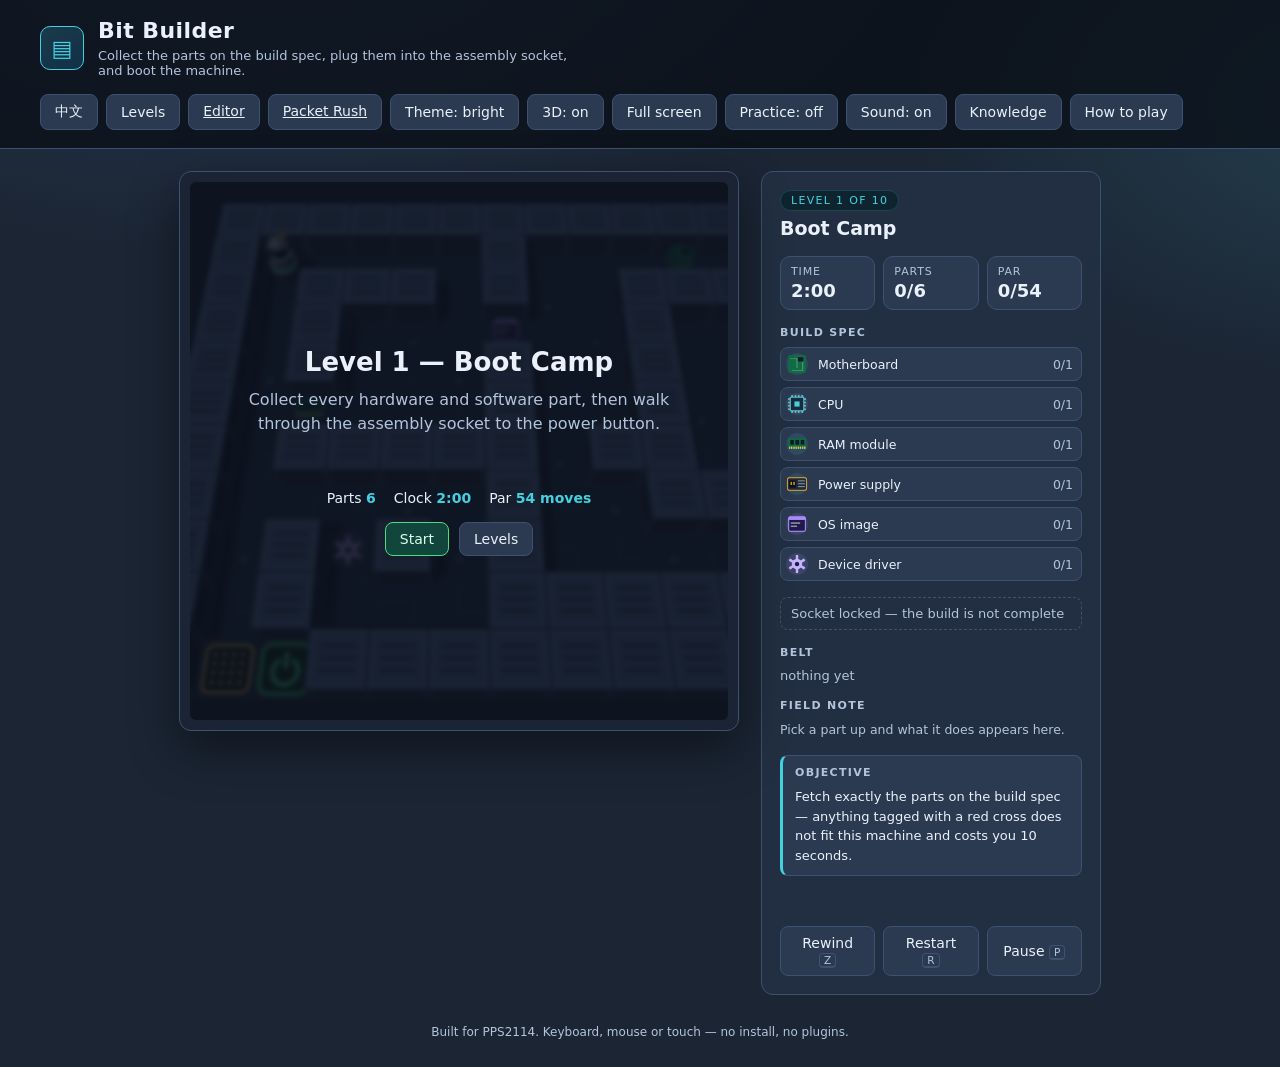
<file: index.html>
<!DOCTYPE html>
<html lang="en">
<head>
<meta charset="UTF-8">
<meta name="viewport" content="width=device-width, initial-scale=1.0">
<title>Bit Builder — collect the parts, build the machine</title>
<link rel="stylesheet" href="css/game.css">
</head>
<body>

<header class="topbar">
  <div class="brand">
    <span class="logo">&#9636;</span>
    <div>
      <h1>Bit Builder</h1>
      <p data-i18n="app.tagline">Collect the parts on the build spec, plug them into the assembly socket, and boot the machine.</p>
    </div>
  </div>
  <div class="topbar-actions">
    <button id="btn-lang" class="btn" title="Language / 语言">中文</button>
    <button id="btn-levels" class="btn" data-i18n="btn.levels">Levels</button>
    <a class="btn" href="editor.html" data-i18n="btn.editor">Editor</a>
    <a class="btn" href="https://sclim999.github.io/Packet-Rush/" target="_blank" rel="noopener" data-i18n="btn.packetRush">Packet Rush</a>
    <button id="btn-theme" class="btn">Theme: bright</button>
    <button id="btn-3d" class="btn" aria-pressed="true">3D: on</button>
    <button id="btn-fullscreen" class="btn" aria-pressed="false">Full screen</button>
    <button id="btn-practice" class="btn" aria-pressed="false">Practice: off</button>
    <button id="btn-sound" class="btn" aria-pressed="true">Sound: on</button>
    <button id="btn-knowledge" class="btn" data-i18n="btn.knowledge">Knowledge</button>
    <button id="btn-help" class="btn" data-i18n="btn.help">How to play</button>
  </div>
</header>

<main class="shell">
  <section class="stage">
    <canvas id="board" width="528" height="528" aria-label="game board"></canvas>
    <canvas id="board3d" aria-hidden="true"></canvas>
    <div id="overlay" class="overlay hidden">
      <div class="overlay-card">
        <h2 id="ov-title">Ready?</h2>
        <pre id="ov-boot" class="boot hidden"></pre>
        <p id="ov-text"></p>
        <p id="ov-stars" class="stars"></p>
        <div id="ov-quiz" class="quiz hidden"></div>
        <div id="ov-stats" class="ov-stats"></div>
        <div class="overlay-buttons">
          <button id="ov-primary" class="btn btn-primary"></button>
          <button id="ov-secondary" class="btn"></button>
        </div>
      </div>
    </div>
  </section>

  <div class="dpad" aria-hidden="false">
    <button class="dpad-btn" data-dir="up">&#9650;</button>
    <div class="dpad-row">
      <button class="dpad-btn" data-dir="left">&#9664;</button>
      <button class="dpad-btn" data-dir="down">&#9660;</button>
      <button class="dpad-btn" data-dir="right">&#9654;</button>
    </div>
  </div>

  <aside class="panel">
    <div class="panel-head">
      <span id="level-no" class="pill">Level 1</span>
      <h2 id="level-name">Boot Camp</h2>
    </div>

    <div class="gauges">
      <div class="gauge">
        <span class="gauge-label" data-i18n="gauge.time">Time</span>
        <strong id="time-left">0:00</strong>
      </div>
      <div class="gauge">
        <span class="gauge-label" data-i18n="gauge.parts">Parts</span>
        <strong id="parts-count">0/0</strong>
      </div>
      <div class="gauge">
        <span class="gauge-label" data-i18n="gauge.par">Par</span>
        <strong id="par-count">&mdash;</strong>
      </div>
    </div>

    <div class="belt">
      <h3 data-i18n="head.spec">Build spec</h3>
      <div id="spec-list" class="spec-list"></div>
    </div>

    <div id="socket-state" class="socket-state"></div>

    <div class="belt">
      <h3 data-i18n="head.belt">Belt</h3>
      <div id="inventory" class="inventory"><span class="empty">nothing yet</span></div>
    </div>

    <div class="belt note-box">
      <h3 data-i18n="head.note">Field note</h3>
      <div id="field-note" class="field-note"></div>
    </div>

    <div id="hint-box" class="hint-box">
      <h3 data-i18n="head.objective">Objective</h3>
      <p id="hint-text"></p>
    </div>

    <p id="toast" class="toast"></p>

    <div class="panel-buttons">
      <button id="btn-rewind" class="btn"><span data-i18n="btn.rewind">Rewind</span> <kbd>Z</kbd></button>
      <button id="btn-restart" class="btn"><span data-i18n="btn.restart">Restart</span> <kbd>R</kbd></button>
      <button id="btn-pause" class="btn"><span data-i18n="btn.pause">Pause</span> <kbd>P</kbd></button>
    </div>
  </aside>
</main>

<dialog id="levels-dialog">
  <h2 data-i18n="levels.title">Levels</h2>
  <p class="muted" data-i18n="levels.sub">Finish a level to unlock the next one.</p>
  <div id="level-list" class="level-list"></div>
  <form method="dialog"><button class="btn" data-i18n="btn.close">Close</button></form>
</dialog>

<dialog id="knowledge-dialog">
  <h2 data-i18n="know.title">Knowledge base</h2>
  <p class="muted" data-i18n="know.sub"></p>
  <div id="knowledge-list" class="know-list"></div>
  <form method="dialog"><button class="btn" data-i18n="btn.close">Close</button></form>
</dialog>

<dialog id="help-dialog">
  <h2 data-i18n="help.title">How to play</h2>
  <p data-i18n-html="help.p1"></p>
  <p data-i18n-html="help.p2"></p>
  <p data-i18n-html="help.p3"></p>
  <div class="legend" id="legend"></div>
  <form method="dialog"><button class="btn" data-i18n="btn.close">Close</button></form>
</dialog>

<footer class="foot" data-i18n="foot.text">
  Built for PPS2114. Keyboard, mouse or touch &mdash; no install, no plugins.
</footer>

<script src="js/i18n.js"></script>
<script src="js/knowledge.js"></script>
<script src="js/levels.js"></script>
<script src="js/codec.js"></script>
<script src="js/engine.js"></script>
<script src="js/sprites.js"></script>
<script src="js/vendor/three.min.js"></script>
<script src="js/view3d.js"></script>
<script src="js/main.js"></script>
</body>
</html>
</file>
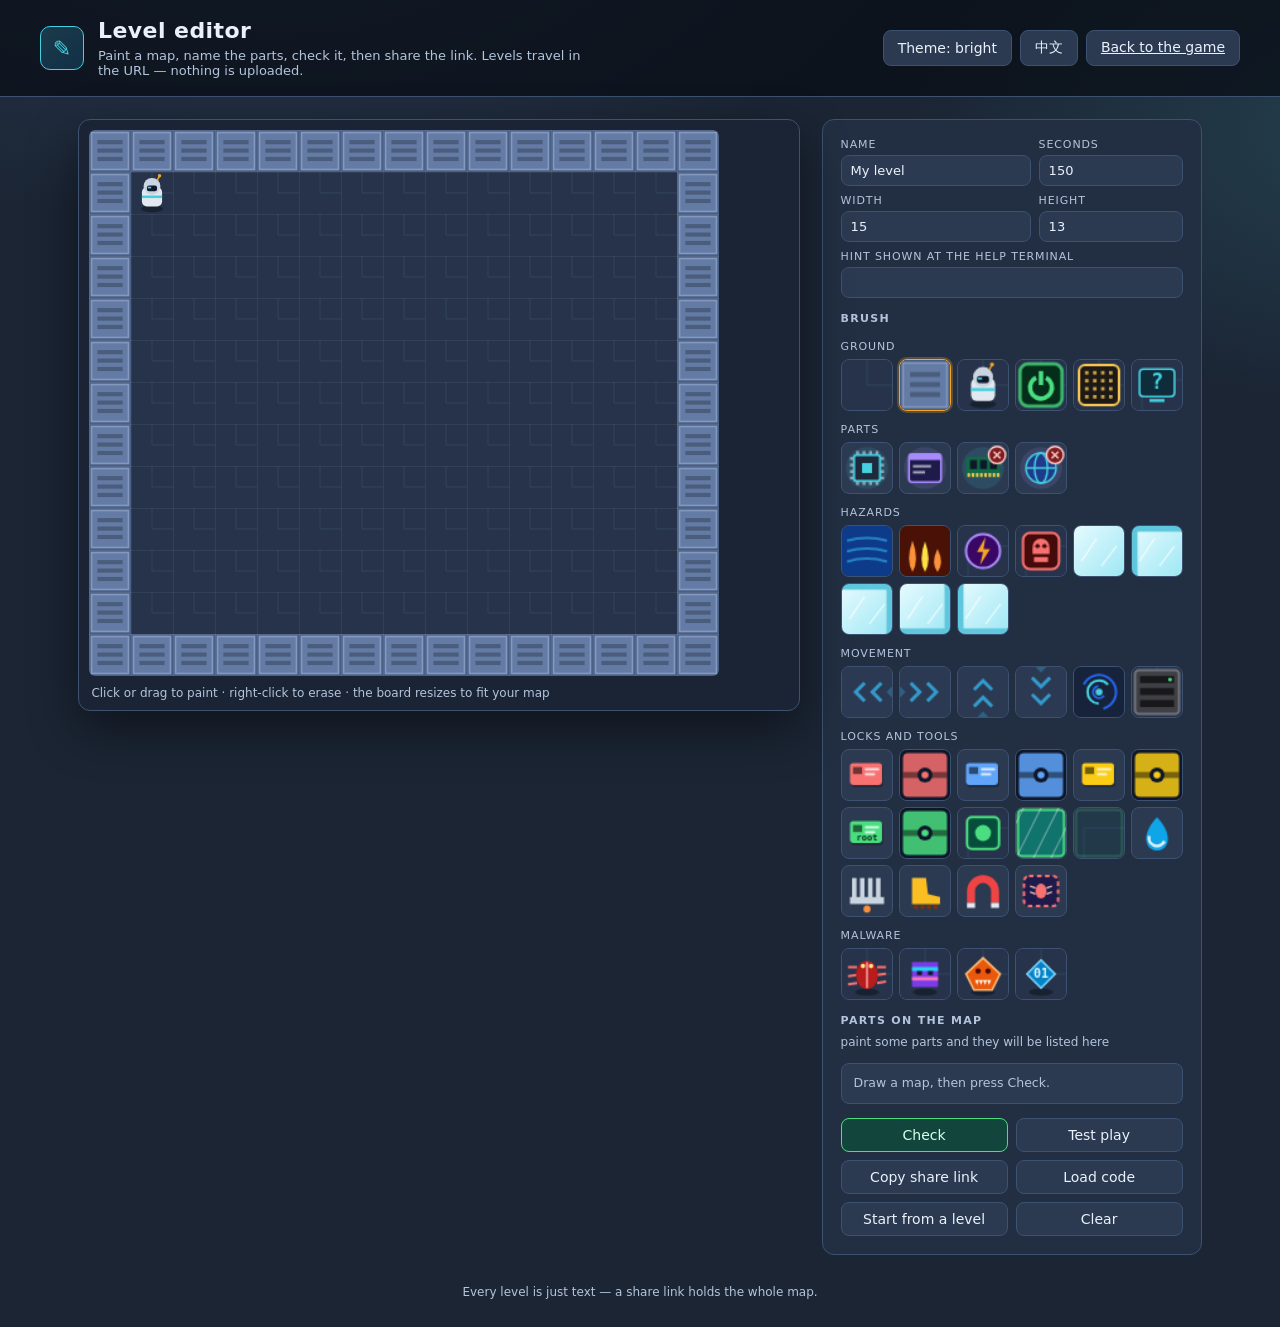
<file: editor.html>
<!DOCTYPE html>
<html lang="en">
<head>
<meta charset="UTF-8">
<meta name="viewport" content="width=device-width, initial-scale=1.0">
<title>Bit Builder — level editor</title>
<link rel="stylesheet" href="css/game.css">
<link rel="stylesheet" href="css/editor.css">
</head>
<body>

<header class="topbar">
  <div class="brand">
    <span class="logo">&#9998;</span>
    <div>
      <h1 data-i18n="ed.title">Level editor</h1>
      <p data-i18n="ed.tagline"></p>
    </div>
  </div>
  <div class="topbar-actions">
    <button id="btn-theme" class="btn">Theme: bright</button>
    <button id="btn-lang" class="btn" title="Language / 语言">中文</button>
    <a class="btn" href="index.html" data-i18n="ed.back">Back to the game</a>
  </div>
</header>

<main class="ed-shell">
  <section class="stage">
    <canvas id="ed-board" width="640" height="640"></canvas>
    <p class="ed-hint" data-i18n="ed.hint"></p>
  </section>

  <aside class="panel ed-panel">
    <div class="ed-fields">
      <label><span data-i18n="ed.name">Name</span> <input id="ed-name" type="text" maxlength="60" value="My level"></label>
      <label><span data-i18n="ed.seconds">Seconds</span> <input id="ed-time" type="number" min="10" max="3600" value="150"></label>
      <label><span data-i18n="ed.width">Width</span> <input id="ed-w" type="number" min="7" max="40" value="15"></label>
      <label><span data-i18n="ed.height">Height</span> <input id="ed-h" type="number" min="7" max="40" value="13"></label>
      <label class="wide"><span data-i18n="ed.hintLine">Hint shown at the help terminal</span>
        <input id="ed-hintline" type="text" maxlength="240" value="">
      </label>
    </div>

    <div class="belt">
      <h3 data-i18n="ed.brush">Brush</h3>
      <div id="ed-palette" class="ed-palette"></div>
    </div>

    <div class="belt">
      <h3 data-i18n="ed.parts">Parts on the map</h3>
      <div id="ed-kinds" class="ed-kinds"></div>
    </div>

    <div id="ed-report" class="ed-report"></div>

    <div class="ed-buttons">
      <button id="ed-check" class="btn btn-primary" data-i18n="ed.check">Check</button>
      <button id="ed-play" class="btn" data-i18n="ed.play">Test play</button>
      <button id="ed-copy" class="btn" data-i18n="ed.copy">Copy share link</button>
      <button id="ed-load" class="btn" data-i18n="ed.load">Load code</button>
      <button id="ed-start" class="btn" data-i18n="ed.start">Start from a level</button>
      <button id="ed-clear" class="btn" data-i18n="ed.clear">Clear</button>
    </div>
  </aside>
</main>

<footer class="foot">Every level is just text — a share link holds the whole map.</footer>

<script src="js/i18n.js"></script>
<script src="js/knowledge.js"></script>
<script src="js/levels.js"></script>
<script src="js/engine.js"></script>
<script src="js/sprites.js"></script>
<script src="js/validate.js"></script>
<script src="js/codec.js"></script>
<script src="js/editor.js"></script>
</body>
</html>
</file>
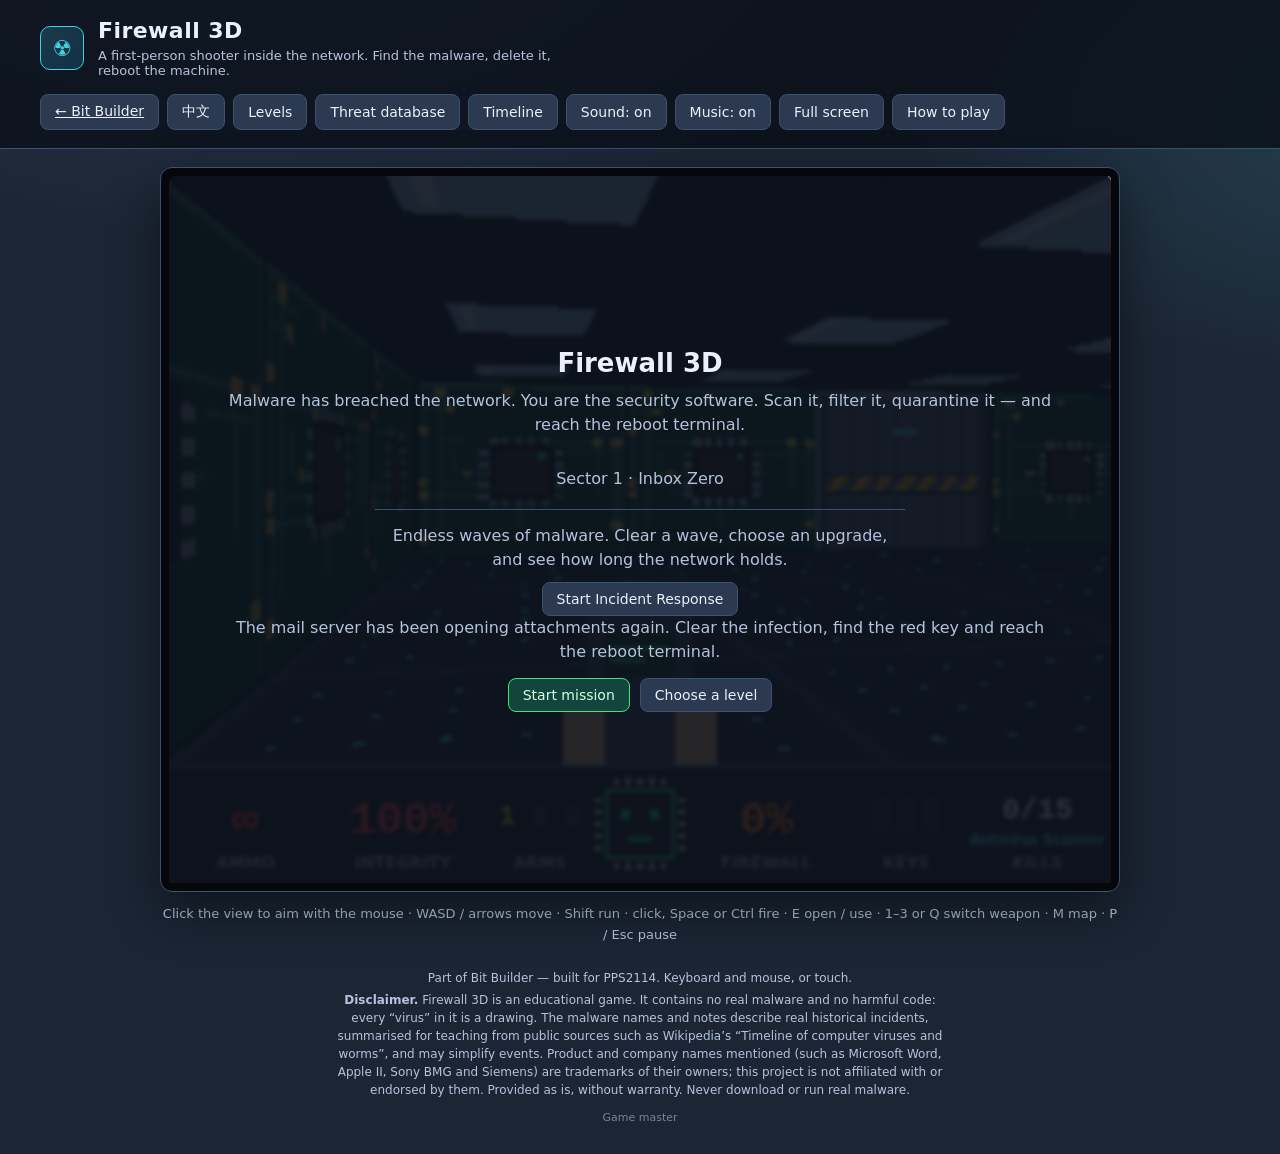
<file: firewall.html>
<!DOCTYPE html>
<html lang="en">
<head>
<meta charset="UTF-8">
<meta name="viewport" content="width=device-width, initial-scale=1.0">
<title>Firewall 3D — hunt the malware</title>
<link rel="stylesheet" href="css/game.css">
<link rel="stylesheet" href="css/firewall.css">
</head>
<body class="fw">

<header class="topbar">
  <div class="brand">
    <span class="logo">&#9762;</span>
    <div>
      <h1>Firewall 3D</h1>
      <p id="fw-tagline"></p>
    </div>
  </div>
  <div class="topbar-actions">
    <a id="fw-back" class="btn" href="index.html"></a>
    <button id="fw-lang" class="btn" title="Language / 语言">中文</button>
    <button id="fw-levels" class="btn"></button>
    <button id="fw-intel" class="btn"></button>
    <button id="fw-timeline-btn" class="btn"></button>
    <button id="fw-sound" class="btn" aria-pressed="true"></button>
    <button id="fw-music" class="btn" aria-pressed="true"></button>
    <button id="fw-full" class="btn"></button>
    <button id="fw-help" class="btn"></button>
  </div>
</header>

<main class="fw-shell">
  <section id="fw-stage" class="fw-stage">
    <canvas id="fw-screen" width="640" height="480" aria-label="Firewall 3D view"></canvas>

    <div id="fw-card" class="fw-card hidden" aria-live="polite">
      <canvas id="fw-card-art" width="64" height="64"></canvas>
      <div>
        <span id="fw-card-kicker" class="fw-kicker"></span>
        <b id="fw-card-name"></b>
        <p id="fw-card-text"></p>
      </div>
    </div>

    <div id="fw-overlay" class="overlay">
      <div class="overlay-card">
        <h2 id="fw-ov-title"></h2>
        <p id="fw-ov-text"></p>
        <div id="fw-ov-stats" class="ov-stats"></div>
        <div id="fw-ov-extra"></div>
        <div class="overlay-buttons">
          <button id="fw-ov-primary" class="btn btn-primary"></button>
          <button id="fw-ov-secondary" class="btn"></button>
        </div>
      </div>
    </div>

    <p id="fw-rotate" class="fw-rotate"></p>
    <div class="fw-touch" aria-hidden="true">
      <div id="fw-stick" class="fw-stick"><span></span></div>
      <div class="fw-touch-buttons">
        <div class="fw-touch-row">
          <button data-act="pause" title="Pause">&#10074;&#10074;</button>
          <button data-act="map" title="Map">&#9638;</button>
          <button data-act="weapon" title="Weapon">&#8635;</button>
        </div>
        <div class="fw-touch-row">
          <button data-act="use" title="Use">E</button>
          <button data-act="fire" class="fire" title="Fire">&#10038;</button>
        </div>
      </div>
    </div>
  </section>

  <p id="fw-keys" class="fw-keys"></p>
</main>

<dialog id="fw-levels-dialog">
  <h2 id="fw-levels-title"></h2>
  <div id="fw-level-list" class="level-list"></div>
  <form method="dialog"><button class="btn fw-close"></button></form>
</dialog>

<dialog id="fw-intel-dialog">
  <h2 id="fw-intel-title"></h2>
  <p id="fw-intel-sub" class="muted"></p>
  <div id="fw-intel-list" class="legend fw-intel-list"></div>
  <h2 id="fw-timeline-title" class="fw-timeline-title"></h2>
  <p class="muted"><span id="fw-timeline-sub"></span> <b id="fw-timeline-count" class="fw-count"></b></p>
  <ol id="fw-timeline" class="fw-timeline"></ol>
  <p class="fw-source"><a id="fw-source" href="https://en.wikipedia.org/wiki/Timeline_of_computer_viruses_and_worms" target="_blank" rel="noopener"></a></p>
  <form method="dialog"><button class="btn fw-close"></button></form>
</dialog>

<dialog id="fw-help-dialog">
  <h2 id="fw-help-title"></h2>
  <div id="fw-help-body"></div>
  <form method="dialog"><button class="btn fw-close"></button></form>
</dialog>

<dialog id="fw-gm-dialog">
  <form id="fw-gm-form" class="fw-gm-form">
    <h2 id="fw-gm-title"></h2>
    <p id="fw-gm-text" class="muted"></p>
    <input id="fw-gm-pass" type="password" autocomplete="off">
    <p id="fw-gm-error" class="fw-gm-error" role="alert"></p>
    <div class="overlay-buttons">
      <button id="fw-gm-ok" class="btn btn-primary" type="submit"></button>
      <button id="fw-gm-cancel" class="btn" type="button"></button>
    </div>
  </form>
</dialog>

<footer class="foot">
  <p id="fw-foot"></p>
  <p id="fw-disclaimer" class="fw-disclaimer"></p>
  <p><button id="fw-gm" class="fw-gm-link" type="button"></button></p>
</footer>

<script src="js/firewall-levels.js"></script>
<script src="js/firewall-history.js"></script>
<script src="js/firewall-phishing.js"></script>
<script src="js/firewall.js"></script>
</body>
</html>
</file>
<file: css/game.css>
:root {
  /* bright is the default; body.theme-dark below restores the original night look */
  --bg: #1b2534;
  --panel: #222f42;
  --panel-2: #2b3a51;
  --line: #3d5171;
  --text: #eaf1fb;
  --muted: #b3c4dc;
  --cyan: #45d0e0;
  --green: #4ade80;
  --amber: #f5a524;
  --red: #f87171;
  --radius: 12px;
}

* { box-sizing: border-box; }

body {
  margin: 0;
  background:
    radial-gradient(1100px 600px at 20% -10%, #2b3c55 0%, transparent 60%),
    radial-gradient(900px 500px at 110% 10%, #24404f 0%, transparent 55%),
    var(--bg);
  color: var(--text);
  font-family: ui-sans-serif, system-ui, "Segoe UI", Roboto, sans-serif;
  min-height: 100vh;
}

h1, h2, h3 { margin: 0; line-height: 1.2; }
kbd {
  font: inherit;
  font-size: 0.75em;
  border: 1px solid var(--line);
  border-bottom-width: 2px;
  border-radius: 4px;
  padding: 0 4px;
  color: var(--muted);
}

/* ------------------------------------------------------------------ chrome */
body.theme-dark {
  --bg: #070b12;
  --panel: #101823;
  --panel-2: #16202e;
  --line: #24334a;
  --text: #dbe6f3;
  --muted: #8ea3bd;
  background:
    radial-gradient(1100px 600px at 20% -10%, #142033 0%, transparent 60%),
    radial-gradient(900px 500px at 110% 10%, #10202b 0%, transparent 55%),
    var(--bg);
}
body.theme-dark .stage { background: #0a0f18; }
body.theme-dark #board { background: #05080d; }

.topbar {
  display: flex;
  flex-wrap: wrap;
  gap: 16px;
  align-items: center;
  justify-content: space-between;
  padding: 18px clamp(16px, 4vw, 40px);
  border-bottom: 1px solid var(--line);
  background: rgba(9, 14, 22, 0.75);
}
.brand { display: flex; gap: 14px; align-items: center; }
.logo {
  display: grid;
  place-items: center;
  width: 44px; height: 44px;
  border-radius: 10px;
  background: linear-gradient(140deg, #1b3a4a, #123047);
  border: 1px solid var(--cyan);
  color: var(--cyan);
  font-size: 22px;
}
.topbar h1 { font-size: 22px; letter-spacing: 0.02em; }
.topbar p { margin: 4px 0 0; color: var(--muted); font-size: 13px; max-width: 60ch; }
.topbar-actions { display: flex; gap: 8px; flex-wrap: wrap; }

.btn {
  font: inherit;
  font-size: 14px;
  color: var(--text);
  background: var(--panel-2);
  border: 1px solid var(--line);
  border-radius: 8px;
  padding: 8px 14px;
  cursor: pointer;
  transition: border-color .15s, background .15s, transform .05s;
}
.btn:hover { border-color: var(--cyan); background: #1b2838; }
.btn:active { transform: translateY(1px); }
.btn-primary { background: #12463c; border-color: var(--green); color: #d9ffe9; }
.btn-primary:hover { background: #15594b; border-color: var(--green); }

/* ------------------------------------------------------------------- stage */
.shell {
  display: grid;
  grid-template-columns: minmax(320px, 560px) minmax(260px, 340px);
  gap: 22px;
  justify-content: center;
  align-items: start;
  padding: 22px clamp(12px, 3vw, 40px);
}
.stage {
  position: relative;
  background: #1a2434;
  border: 1px solid var(--line);
  border-radius: var(--radius);
  padding: 10px;
  box-shadow: 0 18px 50px rgba(0, 0, 0, .45);
}
#board {
  display: block;
  width: 100%;
  height: auto;
  aspect-ratio: 1 / 1;
  image-rendering: auto;
  border-radius: 6px;
  background: #1a2434;
  touch-action: none;
}
#board3d {
  display: none;
  position: absolute;
  border-radius: 6px;
  pointer-events: none;           /* swipes go through to #board underneath */
}
body.view-3d #board3d { display: block; }

.overlay {
  position: absolute;
  inset: 10px;
  display: grid;
  place-items: center;
  overflow-y: auto;
  background: rgba(12, 18, 28, .86);
  border-radius: 6px;
  backdrop-filter: blur(2px);
}
.overlay.hidden { display: none; }
.overlay-card {
  text-align: center;
  padding: 20px;
  max-width: 92%;
  max-height: 100%;
  overflow-y: auto;
}
.overlay-card h2 { font-size: 26px; margin-bottom: 10px; }
.overlay-card p { color: var(--muted); margin: 0 0 14px; line-height: 1.5; }
.ov-stats {
  display: flex;
  gap: 18px;
  justify-content: center;
  margin-bottom: 16px;
  color: var(--text);
  font-size: 14px;
  flex-wrap: wrap;
}
.ov-stats b { color: var(--cyan); }
.overlay-buttons { display: flex; gap: 10px; justify-content: center; flex-wrap: wrap; }

/* ------------------------------------------------------------------- panel */
.panel {
  background: var(--panel);
  border: 1px solid var(--line);
  border-radius: var(--radius);
  padding: 18px;
  display: grid;
  gap: 16px;
  align-content: start;
}
.panel-head { display: grid; gap: 6px; }
.pill {
  justify-self: start;
  font-size: 11px;
  letter-spacing: .12em;
  text-transform: uppercase;
  color: var(--cyan);
  border: 1px solid #1d4653;
  background: #0e2530;
  border-radius: 999px;
  padding: 3px 10px;
}
.panel h2 { font-size: 19px; }

.gauges { display: grid; grid-template-columns: repeat(3, 1fr); gap: 8px; }
.gauge {
  background: var(--panel-2);
  border: 1px solid var(--line);
  border-radius: 10px;
  padding: 8px 10px;
  display: grid;
  gap: 2px;
}
.gauge-label { font-size: 11px; color: var(--muted); text-transform: uppercase; letter-spacing: .08em; }
.gauge strong { font-size: 18px; font-variant-numeric: tabular-nums; }
.gauge.warn strong { color: var(--red); }

.socket-state {
  font-size: 13px;
  padding: 8px 10px;
  border-radius: 8px;
  border: 1px dashed var(--line);
  color: var(--muted);
}
.socket-state.ready {
  border-style: solid;
  border-color: var(--green);
  color: #c9ffe0;
  background: #0f2e22;
}

.belt h3, .hint-box h3 {
  font-size: 11px;
  letter-spacing: .12em;
  text-transform: uppercase;
  color: var(--muted);
  margin-bottom: 8px;
}
.inventory { display: flex; flex-wrap: wrap; gap: 8px; }
.inventory .empty { color: var(--muted); font-size: 13px; }
.chip {
  display: flex;
  align-items: center;
  gap: 6px;
  font-size: 12px;
  background: var(--panel-2);
  border: 1px solid var(--line);
  border-radius: 999px;
  padding: 4px 10px 4px 4px;
}
.chip canvas { width: 22px; height: 22px; }
.chip b { color: var(--cyan); }

.hint-box {
  background: var(--panel-2);
  border: 1px solid var(--line);
  border-left: 3px solid var(--cyan);
  border-radius: 8px;
  padding: 10px 12px;
}
.hint-box p { margin: 0; font-size: 13px; line-height: 1.5; color: var(--text); }
.hint-box.live { border-left-color: var(--amber); background: #21201a; }

.toast {
  margin: 0;
  min-height: 18px;
  font-size: 13px;
  color: var(--green);
  transition: opacity .3s;
}
.panel-buttons { display: flex; gap: 8px; }
.panel-buttons .btn { flex: 1; }

/* --------------------------------------------------------------- touch pad */
.dpad { display: none; justify-content: center; padding: 2px 0 4px; }
.dpad-row { display: flex; gap: 10px; }
.dpad-btn {
  width: 62px; height: 62px;
  font-size: 20px;
  color: var(--text);
  background: var(--panel-2);
  border: 1px solid var(--line);
  border-radius: 12px;
  cursor: pointer;
  touch-action: manipulation;
}
.dpad-btn:active { background: #22344a; }

/* ---------------------------------------------------------------- dialogs */
dialog {
  border: 1px solid var(--line);
  border-radius: var(--radius);
  background: var(--panel);
  color: var(--text);
  max-width: 640px;
  width: calc(100% - 32px);
  padding: 22px;
}
dialog::backdrop { background: rgba(4, 7, 12, .72); }
dialog h2 { margin-bottom: 8px; }
dialog p { color: var(--muted); line-height: 1.55; font-size: 14px; }
dialog p strong { color: var(--text); }
.muted { color: var(--muted); }

.level-list { display: grid; grid-template-columns: repeat(auto-fill, minmax(150px, 1fr)); gap: 10px; margin: 14px 0 18px; }
.level-card {
  text-align: left;
  background: var(--panel-2);
  border: 1px solid var(--line);
  border-radius: 10px;
  padding: 10px 12px;
  cursor: pointer;
  color: var(--text);
  font: inherit;
}
.level-card:hover:not(:disabled) { border-color: var(--cyan); }
.level-card:disabled { opacity: .45; cursor: not-allowed; }
.level-card .n { font-size: 11px; color: var(--muted); letter-spacing: .1em; text-transform: uppercase; }
.level-card .t { display: block; font-size: 14px; margin: 2px 0 4px; }
.level-card .best { font-size: 11px; color: var(--green); }

.legend { display: grid; grid-template-columns: repeat(auto-fill, minmax(190px, 1fr)); gap: 10px; margin: 16px 0; }
.legend-item { display: flex; gap: 10px; align-items: center; font-size: 12.5px; }
.legend-item canvas { width: 34px; height: 34px; border-radius: 6px; flex: none; }
.legend-item span b { display: block; color: var(--text); }
.legend-item span { color: var(--muted); line-height: 1.35; }

.foot {
  text-align: center;
  color: var(--muted);
  font-size: 12px;
  padding: 8px 16px 28px;
}

@media (max-width: 900px) {
  .shell { grid-template-columns: minmax(0, 560px); }
  .dpad { display: flex; flex-direction: column; align-items: center; gap: 10px; }
}

/* ------------------------------------------------------------- build spec */
.spec-list { display: grid; gap: 6px; }
.spec-row {
  display: flex;
  align-items: center;
  gap: 8px;
  font-size: 12.5px;
  padding: 3px 8px 3px 3px;
  border: 1px solid var(--line);
  border-radius: 8px;
  background: var(--panel-2);
}
.spec-row canvas { width: 26px; height: 26px; flex: none; }
.spec-row .n { flex: 1; }
.spec-row .q { font-variant-numeric: tabular-nums; color: var(--muted); }
.spec-row.done { border-color: #1f6f4a; background: #10261f; }
.spec-row.done .q { color: var(--green); }
.spec-row.done .n { color: #c9ffe0; }

.toast.bad { color: var(--red); }

/* -------------------------------------------------------- win boot screen */
.boot {
  text-align: left;
  font: 13px/1.5 ui-monospace, SFMono-Regular, Menlo, monospace;
  color: var(--green);
  background: #04120b;
  border: 1px solid #1f6f4a;
  border-radius: 8px;
  padding: 12px 14px;
  margin: 0 auto 14px;
  max-width: 380px;
  min-height: 120px;
  max-height: 34vh;
  white-space: pre-wrap;
  overflow: auto;
}
.boot.hidden { display: none; }
.overlay-card .stars, .stars { margin: 0 0 12px; font-size: 22px; letter-spacing: 4px; color: var(--amber); min-height: 26px; }
.level-card .stars { color: var(--amber); font-size: 13px; letter-spacing: 2px; margin: 0; min-height: 0; }

/* --------------------------------------------------------------- full screen */
body.fs { overflow: hidden; }
body.fs .topbar { padding: 8px clamp(12px, 3vw, 28px); }
body.fs .topbar p { display: none; }
body.fs .topbar h1 { font-size: 17px; }
body.fs .logo { width: 34px; height: 34px; font-size: 17px; }
body.fs .foot { display: none; }
body.fs .shell {
  grid-template-columns: auto minmax(260px, 340px);
  align-items: center;
  justify-content: center;
  gap: 16px;
  padding: 12px clamp(10px, 2vw, 28px);
}
body.fs .stage { padding: 8px; }
body.fs #board {
  width: auto;
  max-width: none;
  height: min(calc(100vh - 116px), calc(100vw - 420px));
}
body.fs .panel { max-height: calc(100vh - 96px); overflow-y: auto; }

@media (max-width: 900px) {
  body.fs { overflow: auto; }
  body.fs .shell { grid-template-columns: minmax(0, 1fr); }
  body.fs #board { height: min(calc(100vh - 300px), calc(100vw - 44px)); }
  body.fs .panel { max-height: none; }
}

/* ------------------------------------------------------- knowledge cards */
.note-box .field-note { font-size: 12.5px; line-height: 1.55; color: var(--muted); }
.field-note.filled {
  color: var(--text);
  background: var(--panel-2);
  border: 1px solid var(--line);
  border-left: 3px solid var(--amber);
  border-radius: 8px;
  padding: 9px 11px;
}
.field-note .fn-head { display: flex; align-items: center; gap: 8px; margin-bottom: 5px; }
.field-note .fn-head canvas { width: 26px; height: 26px; flex: none; }
.field-note .fn-head b { color: var(--amber); font-size: 13px; }

.know-list { display: grid; gap: 16px; margin: 14px 0 18px; max-height: 60vh; overflow-y: auto; }
.know-group h3 {
  font-size: 11px; letter-spacing: .12em; text-transform: uppercase;
  color: var(--cyan); margin-bottom: 8px;
}
.know-row {
  display: flex; gap: 12px; align-items: flex-start;
  padding: 9px 0; border-top: 1px solid var(--line);
}
.know-row canvas { width: 38px; height: 38px; flex: none; }
.know-row .kn { font-size: 13px; }
.know-row .kn b { display: block; color: var(--text); margin-bottom: 3px; }
.know-row .kn span { color: var(--muted); line-height: 1.55; font-size: 12.5px; }

/* ------------------------------------------------------- knowledge check */
.quiz { text-align: left; max-width: 420px; margin: 0 auto 14px; }
.quiz h3 { font-size: 11px; letter-spacing: .12em; text-transform: uppercase; color: var(--cyan); margin-bottom: 8px; }
.quiz .q { font-size: 13px; color: var(--text); line-height: 1.55; margin: 0 0 10px; }
.quiz-options { display: grid; gap: 6px; }
.quiz-options .btn { text-align: left; }
.quiz-options .btn.right { border-color: var(--green); background: #10261f; }
.quiz-options .btn.wrong { border-color: var(--red); background: #2a1414; }
.quiz-verdict { font-size: 12.5px; margin: 10px 0 0; color: var(--muted); }

body.lang-zh .boot { font-family: ui-monospace, "Noto Sans Mono CJK SC", monospace; }
</file>
<file: css/editor.css>
.ed-shell {
  display: grid;
  grid-template-columns: minmax(320px, 1fr) minmax(300px, 380px);
  gap: 22px;
  align-items: start;
  padding: 22px clamp(12px, 3vw, 40px);
  max-width: 1200px;
  margin: 0 auto;
}
#ed-board { display: block; width: 100%; height: auto; border-radius: 6px; background: #05080d; cursor: crosshair; }
.ed-hint { color: var(--muted); font-size: 12px; margin: 10px 2px 0; }
.ed-panel { gap: 14px; }

.ed-fields { display: grid; grid-template-columns: 1fr 1fr; gap: 8px; }
.ed-fields label { display: grid; gap: 4px; font-size: 11px; letter-spacing: .08em; text-transform: uppercase; color: var(--muted); }
.ed-fields label.wide { grid-column: 1 / -1; }
.ed-fields input {
  font: inherit;
  font-size: 13px;
  text-transform: none;
  letter-spacing: 0;
  color: var(--text);
  background: var(--panel-2);
  border: 1px solid var(--line);
  border-radius: 8px;
  padding: 7px 9px;
}
.ed-fields input:focus { outline: none; border-color: var(--cyan); }

.ed-palette { display: grid; grid-template-columns: repeat(auto-fill, minmax(44px, 1fr)); gap: 6px; }
.ed-swatch {
  position: relative;
  padding: 0;
  border: 1px solid var(--line);
  border-radius: 8px;
  background: var(--panel-2);
  cursor: pointer;
  aspect-ratio: 1;
}
.ed-swatch canvas { width: 100%; height: 100%; display: block; border-radius: 7px; }
.ed-swatch:hover { border-color: var(--cyan); }
.ed-swatch[aria-pressed="true"] { border-color: var(--amber); box-shadow: 0 0 0 2px rgba(245,165,36,.28); }

.ed-kinds { display: grid; gap: 6px; max-height: 220px; overflow-y: auto; }
.ed-kind-row { display: flex; align-items: center; gap: 8px; font-size: 12px; }
.ed-kind-row canvas { width: 26px; height: 26px; flex: none; }
.ed-kind-row .at { color: var(--muted); font-variant-numeric: tabular-nums; min-width: 52px; }
.ed-kind-row select {
  flex: 1;
  font: inherit;
  font-size: 12px;
  color: var(--text);
  background: var(--panel-2);
  border: 1px solid var(--line);
  border-radius: 6px;
  padding: 4px 6px;
}
.ed-kind-row.bad select { border-color: var(--red); }

.ed-report {
  font-size: 12.5px;
  line-height: 1.5;
  padding: 10px 12px;
  border-radius: 8px;
  border: 1px solid var(--line);
  background: var(--panel-2);
  color: var(--muted);
  white-space: pre-wrap;
  word-break: break-word;
}
.ed-report.good { border-color: var(--green); color: #c9ffe0; background: #0f2e22; }
.ed-report.bad { border-color: var(--red); color: #ffd9d9; background: #2a1414; }

.ed-buttons { display: grid; grid-template-columns: 1fr 1fr; gap: 8px; }

@media (max-width: 900px) { .ed-shell { grid-template-columns: minmax(0, 1fr); } }
</file>
<file: css/firewall.css>
/* Firewall 3D — only what the shared game.css does not already cover. */
.fw-shell {
  display: grid;
  justify-items: center;
  gap: 12px;
  padding: 18px clamp(12px, 3vw, 40px);
}
.fw-stage {
  position: relative;
  width: min(100%, 960px);
  background: #05070b;
  border: 1px solid var(--line);
  border-radius: var(--radius);
  padding: 8px;
  box-shadow: 0 18px 50px rgba(0, 0, 0, .45);
}
#fw-screen {
  display: block;
  width: 100%;
  height: auto;
  aspect-ratio: 4 / 3;
  image-rendering: pixelated;
  border-radius: 4px;
  background: #000;
  cursor: crosshair;
  touch-action: none;
}
.fw-keys { color: var(--muted); font-size: 13px; text-align: center; margin: 0; max-width: 960px; line-height: 1.6; }

/* threat intel card: slides in when a new kind of malware shows up */
.fw-card {
  position: absolute;
  top: 18px;
  right: 18px;
  width: min(330px, 60%);
  display: flex;
  gap: 10px;
  align-items: flex-start;
  padding: 10px 12px;
  background: rgba(10, 16, 24, .9);
  border: 1px solid var(--green);
  border-radius: 10px;
  pointer-events: none;
  transition: opacity .3s, transform .3s;
}
.fw-card.hidden { opacity: 0; transform: translateY(-8px); }
.fw-card canvas { width: 52px; height: 52px; flex: none; image-rendering: pixelated; }
.fw-card b { display: block; color: var(--text); font-size: 15px; }
.fw-card p { margin: 3px 0 0; color: var(--muted); font-size: 12.5px; line-height: 1.4; }
.fw-kicker { font-size: 10px; letter-spacing: .12em; text-transform: uppercase; color: var(--green); }

.fw-stage .overlay { inset: 8px; }
.fw-level-list .level-card, .level-card { text-align: left; }
.fw-intel-list canvas { image-rendering: pixelated; }
.fw-intel-list .locked { opacity: .45; }
#fw-help-body p { color: var(--muted); line-height: 1.55; font-size: 14px; }
#fw-help-body table { border-collapse: collapse; font-size: 13px; margin: 8px 0 14px; }
#fw-help-body td { padding: 3px 12px 3px 0; color: var(--muted); vertical-align: top; }
#fw-help-body td:first-child { color: var(--text); white-space: nowrap; }

/* touch controls: only on coarse pointers (phones and tablets) */
.fw-touch, .fw-rotate { display: none; }
.fw-stage, #fw-screen, .fw-touch { -webkit-user-select: none; user-select: none; -webkit-touch-callout: none; -webkit-tap-highlight-color: transparent; }
#fw-screen { touch-action: none; }
.fw-stage .overlay { touch-action: pan-y; }
@media (pointer: coarse) {
  .fw-touch {
    display: flex;
    position: absolute;
    left: 8px; right: 8px; bottom: 8px;
    height: 46%;
    justify-content: space-between;
    align-items: flex-end;
    padding: 10px;
    pointer-events: none;
    touch-action: none;
  }
  .fw-stick {
    pointer-events: auto;
    flex: none;
    width: 128px; height: 128px;
    border-radius: 50%;
    border: 2px solid rgba(255, 255, 255, .28);
    background: rgba(255, 255, 255, .07);
    position: relative;
    touch-action: none;
  }
  .fw-stick span {
    position: absolute;
    left: 50%; top: 50%;
    width: 52px; height: 52px;
    margin: -26px 0 0 -26px;
    border-radius: 50%;
    background: rgba(255, 255, 255, .28);
  }
  .fw-touch-buttons { display: grid; gap: 10px; justify-items: end; pointer-events: auto; }
  .fw-touch-row { display: flex; gap: 10px; align-items: flex-end; }
  .fw-touch-buttons button {
    width: 52px; height: 52px;
    border-radius: 50%;
    border: 2px solid rgba(255, 255, 255, .3);
    background: rgba(15, 23, 42, .45);
    color: #fff;
    font-size: 18px;
    padding: 0;
    touch-action: none;
  }
  .fw-touch-buttons button:active, .fw-touch-buttons button.down { background: rgba(255, 255, 255, .3); }
  .fw-touch-buttons .fire { width: 84px; height: 84px; font-size: 26px; background: rgba(248, 113, 113, .35); }
  .fw-keys { font-size: 12px; }

  /* the top bar takes less room on a phone */
  .topbar { gap: 10px; padding-block: 10px; }
  .topbar-actions { gap: 6px; }
  .topbar-actions .btn { font-size: 12.5px; padding: 6px 10px; }
}
/* the controls only show while you are actually playing */
@media (pointer: coarse) { body:not(.playing) .fw-touch { display: none; } }
/* portrait phone: the controls sit under the view instead of covering it,
   and a hint suggests turning the phone */
@media (pointer: coarse) and (orientation: portrait) {
  .fw-touch { position: static; height: auto; padding: 12px 2px 4px; }
  body.playing .fw-rotate {
    display: block; width: fit-content; max-width: 100%; margin: 10px auto 0;
    padding: 6px 12px; border-radius: 99px;
    background: rgba(5, 8, 12, .8); color: var(--amber); font-size: 12px; pointer-events: none;
  }
  body.fs main.fw-shell { place-items: start center; padding-top: 12px; }
}
/* landscape phone: keep the whole view on screen */
@media (pointer: coarse) and (orientation: landscape) {
  .fw-stage { width: min(100%, calc((100dvh - 24px) * 4 / 3)); }
  .topbar p { display: none; }
}
@media (max-width: 600px) { .topbar p { display: none; } }

/* full screen: the stage fills the display, the chrome goes away */
body.fs .topbar, body.fs .foot, body.fs .fw-keys { display: none; }
body.fs .fw-shell { padding: 0; height: 100vh; height: 100dvh; place-items: center; }
body.fs .fw-stage { width: min(100vw, calc(100vh * 4 / 3)); width: min(100vw, calc(100dvh * 4 / 3)); border: 0; border-radius: 0; padding: 0; }
/* full screen on a phone: the stick and buttons move into the black bars
   either side of the 4:3 view, so nothing covers it */
@media (pointer: coarse) {
  body.fs .fw-touch { position: fixed; left: 0; right: 0; bottom: 0; height: 70vh; padding: 14px max(14px, env(safe-area-inset-right)) 14px max(14px, env(safe-area-inset-left)); }
  body.fs .fw-touch-buttons, body.fs .fw-touch-row { gap: 8px; }
  body.fs .fw-touch-buttons { grid-auto-flow: column; align-items: end; }
  body.fs .fw-touch-row { flex-direction: column; align-items: center; }
  body.fs .fw-touch-buttons button { width: 44px; height: 44px; font-size: 16px; }
  body.fs .fw-touch-buttons .fire { width: 80px; height: 80px; font-size: 24px; }
}
body.fs .fw-stage .overlay { inset: 0; }

/* malware timeline, in the threat database */
.fw-timeline-title { margin-top: 22px; scroll-margin-top: 12px; }
.fw-count { color: var(--green); font-weight: 600; white-space: nowrap; }
.fw-timeline { list-style: none; margin: 10px 0 8px; padding: 0 0 0 4px; display: grid; gap: 0; }
.fw-timeline li { display: grid; grid-template-columns: 44px 40px 1fr; gap: 12px; padding: 8px 0 10px; border-left: 2px solid var(--line); position: relative; padding-left: 14px; }
.fw-timeline li::before { content: ""; position: absolute; left: -6px; top: 13px; width: 10px; height: 10px; border-radius: 50%; background: var(--panel-2); border: 2px solid var(--line); }
.fw-timeline li.got::before { background: var(--green); border-color: var(--green); }
.fw-timeline .yr { font-variant-numeric: tabular-nums; font-weight: 700; color: var(--cyan); padding-top: 1px; }
.fw-timeline b { color: var(--text); font-size: 14px; }
.fw-timeline p { margin: 3px 0 0; font-size: 13px; line-height: 1.45; color: var(--muted); max-width: 70ch; }
.fw-timeline .kind { font-size: 10.5px; font-weight: 600; letter-spacing: .06em; text-transform: uppercase; border: 1px solid currentColor; border-radius: 99px; padding: 1px 7px; vertical-align: 2px; }
.fw-timeline .tick { font-size: 11px; color: var(--green); font-weight: 600; }
.k-virus { color: #4ade80; } .k-worm { color: #c084fc; } .k-trojan { color: #d4a373; }
.k-spyware { color: #45d0e0; } .k-ransomware { color: #f87171; } .k-rootkit { color: #facc15; }
.k-adware { color: #fb7185; } .k-keylogger { color: #cbd5e1; } .k-bot { color: #94a3b8; }
.k-fileless { color: #a78bfa; } .k-wiper { color: #fca5a5; } .k-mobile { color: #38bdf8; }
.fw-source { font-size: 12.5px; }
.fw-source a { color: var(--cyan); }
#fw-intel-dialog { max-width: min(760px, 94vw); }
.fw-timeline .pic { width: 40px; height: 40px; image-rendering: pixelated; background: var(--panel-2); border-radius: 6px; }
.fw-timeline li > div { min-width: 0; }

/* disclaimer, in the footer and the help dialog */
.fw-disclaimer, .foot .fw-disclaimer { max-width: 80ch; margin: 6px auto 0; font-size: 12px; line-height: 1.5; color: var(--muted); }
.foot p { margin: 0; }

/* phishing terminals: the email, and the verdict */
.fw-mail { text-align: left; max-width: 460px; margin: 0 auto 14px; background: var(--panel); border: 1px solid var(--line); border-radius: 10px; overflow: hidden; }
.fw-mail-head { padding: 10px 14px; background: var(--panel-2); border-bottom: 1px solid var(--line); font-size: 13px; display: grid; gap: 3px; }
.fw-mail-head span { color: var(--muted); }
.fw-mail-head b { color: var(--text); font-weight: 600; word-break: break-all; }
.fw-mail p { margin: 0; padding: 12px 14px; white-space: pre-line; color: var(--text); font-size: 14px; line-height: 1.5; }
.fw-attach { margin: 0 14px 12px; padding: 6px 10px; border: 1px dashed var(--line); border-radius: 6px; font-size: 13px; color: var(--amber); }
.fw-clues { text-align: left; max-width: 460px; margin: 0 auto 16px; padding-left: 20px; color: var(--text); font-size: 14px; line-height: 1.55; }

/* the end-of-sector quiz and the star checklist */
.fw-clue { font-size: 17px; color: var(--text) !important; max-width: 46ch; margin: 0 auto 16px !important; }
.fw-options { display: grid; gap: 8px; max-width: 360px; margin: 0 auto 14px; }
.fw-option { font-size: 15px; padding: 10px 14px; }
.fw-option.right { border-color: var(--green); background: #12463c; color: #d9ffe9; }
.fw-option.wrong { border-color: var(--red); background: #4a1d1d; color: #ffe1e1; }
.fw-option:disabled { cursor: default; }
.fw-quiz-note { font-weight: 600; margin: 0 0 12px !important; }
.fw-quiz-note.ok { color: var(--green) !important; }
.fw-quiz-note.bad { color: var(--red) !important; }
.fw-checks { list-style: none; padding: 0; margin: 0 auto 16px; max-width: 420px; text-align: left; display: grid; gap: 4px; font-size: 14px; color: var(--muted); }
.fw-checks li.ok { color: var(--green); }

/* Incident Response: the upgrade choice and the pitch on the title screen */
.fw-upgrades .fw-option { display: grid; gap: 2px; text-align: left; }
.fw-upgrades .fw-option strong { font-size: 15px; }
.fw-upgrades .fw-option span { font-size: 12.5px; color: var(--muted); }
.fw-survival-pitch { margin: 18px auto 0; padding-top: 14px; border-top: 1px solid var(--line); max-width: 52ch; }
.fw-survival-pitch p { margin: 0 0 10px !important; }

/* game master: a quiet footer link and its login dialog */
.fw-gm-link { margin-top: 10px; font: inherit; font-size: 11px; color: var(--muted); background: none; border: 0; padding: 2px 6px; cursor: pointer; opacity: .6; }
.fw-gm-link:hover, .fw-gm-link:focus-visible { opacity: 1; text-decoration: underline; }
.fw-gm-link.on { color: var(--amber); opacity: 1; }
.fw-gm-form { display: grid; gap: 10px; min-width: min(360px, 80vw); }
.fw-gm-form input { font: inherit; font-size: 15px; color: var(--text); background: var(--panel-2); border: 1px solid var(--line); border-radius: 8px; padding: 9px 11px; }
.fw-gm-form input:focus { outline: none; border-color: var(--amber); }
.fw-gm-error { color: var(--red) !important; min-height: 1.2em; margin: 0 !important; font-size: 13px !important; }
.fw-gm-note { color: var(--amber) !important; font-weight: 600; }

/* narrow screens: menus and results get room to breathe below the small view */
@media (max-width: 600px) {
  body:not(.playing) .fw-stage { min-height: min(620px, 78vh); min-height: min(620px, 78dvh); }
  .fw-stage .overlay-card { padding: 14px 6px; }
  .fw-stage .overlay-card h2 { font-size: 21px; }
  .fw-stage .overlay-card p { font-size: 14px; }
}
</file>
